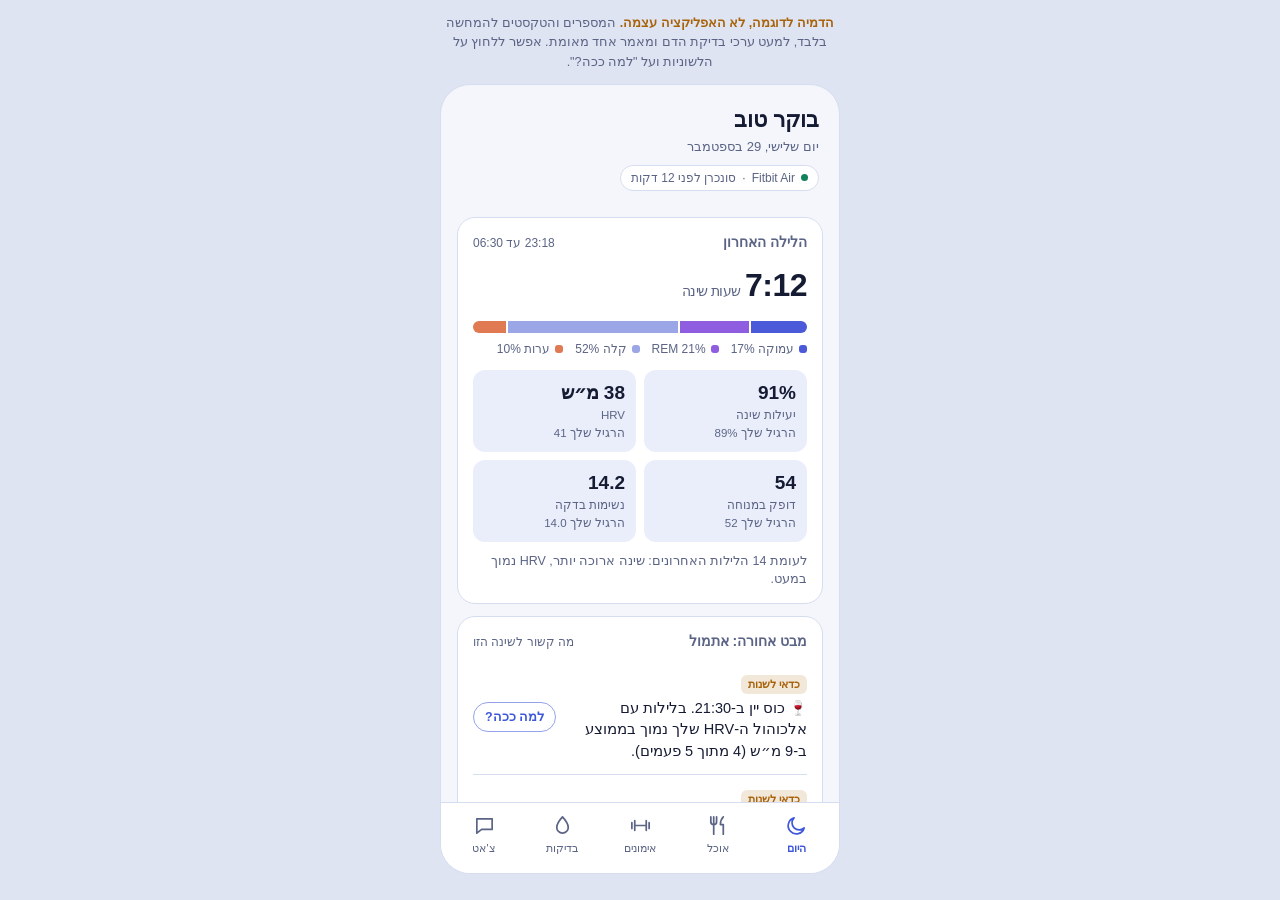
<file: design/mockup_v1.html>
<!doctype html>
<html lang="he" dir="rtl">
<head>
<meta charset="utf-8">
<meta name="viewport" content="width=device-width,initial-scale=1,viewport-fit=cover">
<title>מאמן שינה - הדמיה v1</title>
<style>
:root{
  --page:#080c18; --bg:#0e1424; --surface:#161d33; --surface2:#1e2747; --text:#e9ecf6; --muted:#9aa4c2; --line:#2a3357;
  --accent:#8ea2ff; --accent-ink:#0c1226; --good:#5fd3a5; --warn:#f5b560; --bad:#ff8b8b;
  --deep:#6f7cff; --light:#3c4a86; --rem:#b58cff; --awake:#ff9f7a;
}
@media (prefers-color-scheme: light){
  :root{ --page:#dfe4f2; --bg:#f4f6fc; --surface:#ffffff; --surface2:#eaeefb; --text:#151b33; --muted:#5b6485; --line:#d7ddf0;
    --accent:#3f57d9; --accent-ink:#ffffff; --good:#12805c; --warn:#a8630a; --bad:#c23b3b;
    --deep:#4b5ad8; --light:#9aa6e6; --rem:#8f5ee0; --awake:#e07a52; }
}
*{box-sizing:border-box;margin:0;padding:0}
html,body{height:100%}
body{background:var(--page);color:var(--text);font-family:-apple-system,BlinkMacSystemFont,"SF Hebrew","Noto Sans Hebrew","Segoe UI",Arial,sans-serif;line-height:1.5;-webkit-font-smoothing:antialiased}
.stage{min-height:100%;display:flex;flex-direction:column;align-items:center;gap:12px;padding:14px 12px 20px}
.banner{max-width:400px;width:100%;font-size:12.5px;color:var(--muted);text-align:center;line-height:1.55}
.banner b{color:var(--warn);font-weight:600}
.phone{position:relative;width:min(100%,400px);height:min(calc(100vh - 110px),800px);min-height:560px;background:var(--bg);border:1px solid var(--line);border-radius:30px;overflow:hidden;display:flex;flex-direction:column}
.top{padding:18px 20px 10px;flex:none}
.top h1{font-size:22px;font-weight:700;letter-spacing:-.2px}
.top .sub{font-size:13px;color:var(--muted);margin-top:1px}
.pill{display:inline-flex;align-items:center;gap:6px;margin-top:8px;font-size:12px;color:var(--muted);background:var(--surface);border:1px solid var(--line);border-radius:999px;padding:3px 10px}
.dot{width:7px;height:7px;border-radius:50%;background:var(--good)}
main{flex:1;overflow-y:auto;padding:4px 16px 18px}
.tab{display:none}.tab.active{display:block}
.card{background:var(--surface);border:1px solid var(--line);border-radius:18px;padding:14px 15px;margin-top:12px}
.card h2{font-size:14px;font-weight:600;color:var(--muted);display:flex;justify-content:space-between;align-items:baseline;margin-bottom:8px}
.card h2 small{font-weight:400;font-size:12px}
.big{font-size:32px;font-weight:700;letter-spacing:-.5px}
.big small{font-size:14px;font-weight:500;color:var(--muted);margin-inline-start:4px}
.stages{display:flex;height:12px;border-radius:7px;overflow:hidden;margin:12px 0 7px;gap:2px}
.stages i{display:block;height:100%}
.legend{display:flex;flex-wrap:wrap;gap:4px 12px;font-size:12px;color:var(--muted)}
.legend span::before{content:"";display:inline-block;width:8px;height:8px;border-radius:3px;background:var(--c);margin-inline-end:5px}
.tiles{display:grid;grid-template-columns:1fr 1fr;gap:8px;margin-top:12px}
.tile{background:var(--surface2);border-radius:12px;padding:9px 11px}
.tile b{display:block;font-size:19px;font-weight:650}
.tile span{font-size:11.5px;color:var(--muted)}
.note{font-size:12.5px;color:var(--muted);margin-top:10px}
.ins{display:flex;gap:10px;align-items:flex-start;padding:11px 0;border-top:1px solid var(--line)}
.ins:first-of-type{border-top:0}
.ins .body{flex:1}
.tag{display:inline-block;font-size:11px;font-weight:600;border-radius:6px;padding:1px 7px;margin-bottom:4px;color:var(--c);background:color-mix(in srgb,var(--c) 15%,transparent)}
.ins p{font-size:14.5px;line-height:1.5}
.why{flex:none;align-self:center;font:inherit;font-size:12.5px;font-weight:600;color:var(--accent);background:transparent;border:1px solid color-mix(in srgb,var(--accent) 55%,transparent);border-radius:999px;padding:5px 11px;cursor:pointer;white-space:nowrap}
.why:active{background:color-mix(in srgb,var(--accent) 18%,transparent)}
.why.solo{align-self:flex-start;margin-top:10px}
.focus h3{font-size:17px;font-weight:650;margin:2px 0 4px}
.dots{display:flex;gap:5px;margin:10px 0 0}
.dots i{width:100%;height:5px;border-radius:3px;background:var(--line)}
.dots i.on{background:var(--accent)}
.btn{display:flex;align-items:center;justify-content:center;gap:8px;width:100%;font:inherit;font-size:16px;font-weight:650;border:0;border-radius:14px;padding:13px;background:var(--accent);color:var(--accent-ink);cursor:pointer}
.chips{display:flex;flex-wrap:wrap;gap:7px;margin-top:11px}
.chip{font-size:13px;background:var(--surface2);border:1px solid var(--line);border-radius:999px;padding:5px 12px}
.row{padding:11px 0;border-top:1px solid var(--line)}
.row:first-of-type{border-top:0}
.row .t{font-size:12px;color:var(--muted)}
.row .n{font-size:15px;font-weight:600;margin:1px 0 5px}
.tags{display:flex;flex-wrap:wrap;gap:6px}
.tg{font-size:11.5px;color:var(--muted);background:var(--surface2);border-radius:6px;padding:1px 7px}
.tg.w{color:var(--warn);background:color-mix(in srgb,var(--warn) 14%,transparent)}
.lab{display:flex;justify-content:space-between;align-items:baseline;padding:9px 0;border-top:1px solid var(--line);font-size:14.5px}
.lab:first-of-type{border-top:0}
.lab b{font-weight:650;direction:ltr;unicode-bidi:isolate}.lab.hi b{color:var(--warn)}
.tile em{display:block;font-style:normal;font-size:11.5px;color:var(--muted);margin-top:1px}
.tile span{display:block}
.lab small{display:block;font-size:11.5px;color:var(--muted);font-weight:400}
.chat{display:flex;flex-direction:column;gap:9px;margin-top:12px}
.msg{max-width:88%;border-radius:16px;padding:10px 13px;font-size:14.5px;line-height:1.55}
.me{align-self:flex-start;background:var(--accent);color:var(--accent-ink);border-end-start-radius:4px}
.bot{align-self:flex-end;background:var(--surface);border:1px solid var(--line);border-end-end-radius:4px}
.tool{font-size:11.5px;color:var(--muted);margin-top:6px}
.input{display:flex;gap:8px;margin-top:12px}
.input div{flex:1;background:var(--surface);border:1px solid var(--line);border-radius:999px;padding:10px 15px;font-size:14px;color:var(--muted)}
.tabs{flex:none;display:grid;grid-template-columns:repeat(5,1fr);border-top:1px solid var(--line);background:var(--surface);padding:6px 4px 12px}
.tabs button{font:inherit;font-size:11px;color:var(--muted);background:none;border:0;display:flex;flex-direction:column;align-items:center;gap:3px;padding:5px 0;cursor:pointer}
.tabs button.active{color:var(--accent);font-weight:650}
.tabs svg{width:23px;height:23px;fill:none;stroke:currentColor;stroke-width:1.8;stroke-linecap:round;stroke-linejoin:round}
.backdrop{position:absolute;inset:0;background:rgba(3,6,16,.55);opacity:0;pointer-events:none;transition:opacity .2s}
.backdrop.on{opacity:1;pointer-events:auto}
.sheet{position:absolute;inset-inline:0;bottom:0;max-height:88%;overflow-y:auto;background:var(--bg);border-top:1px solid var(--line);border-radius:24px 24px 0 0;padding:10px 18px 24px;transform:translateY(102%);transition:transform .26s cubic-bezier(.2,.8,.2,1)}
.sheet.on{transform:none}
.grab{width:40px;height:4px;border-radius:2px;background:var(--line);margin:0 auto 12px}
.sheet h3{font-size:19px;font-weight:700;line-height:1.3;margin-bottom:6px}
.sheet h4{font-size:12.5px;font-weight:650;color:var(--muted);margin:16px 0 6px;letter-spacing:.2px}
.sheet p{font-size:14.5px;line-height:1.6}
.str{display:inline-flex;align-items:center;gap:6px;font-size:13px;font-weight:650;color:var(--good)}
.str::before{content:"";width:9px;height:9px;border-radius:50%;background:currentColor}
.str.mid{color:var(--warn)}
.src{display:block;text-decoration:none;color:inherit;background:var(--surface);border:1px solid var(--line);border-radius:13px;padding:10px 12px;margin-bottom:7px}
.src b{display:block;font-size:14px;font-weight:600;line-height:1.4}
.src span{font-size:12px;color:var(--muted)}
.src.ph{border-style:dashed;background:transparent;color:var(--muted);font-size:13px}
.vid{display:flex;gap:11px;align-items:center}
.play{flex:none;width:52px;height:38px;border-radius:9px;background:var(--surface2);display:grid;place-items:center;color:var(--accent)}
.play svg{width:18px;height:18px;fill:currentColor}
.lang{font-size:10.5px;font-weight:700;border:1px solid var(--line);border-radius:5px;padding:0 5px;margin-inline-start:6px;color:var(--muted)}
.foot{font-size:11.5px;color:var(--muted);margin-top:16px;line-height:1.55}
.close{display:block;width:100%;margin-top:16px;font:inherit;font-size:14.5px;font-weight:600;color:var(--text);background:var(--surface);border:1px solid var(--line);border-radius:13px;padding:11px;cursor:pointer}
@media (max-width:430px){.stage{padding:0}.banner{padding:10px 14px 4px}.phone{width:100%;border-radius:0;border-inline:0;height:calc(100vh - 92px)}}
</style>
</head>
<body>
<div class="stage">
  <div class="banner"><b>הדמיה לדוגמה, לא האפליקציה עצמה.</b> המספרים והטקסטים להמחשה בלבד, למעט ערכי בדיקת הדם ומאמר אחד מאומת. אפשר ללחוץ על הלשוניות ועל "למה ככה?".</div>

  <div class="phone" id="phone">
    <header class="top">
      <h1 id="ttl">בוקר טוב</h1>
      <div class="sub" id="sub">יום שלישי, 29 בספטמבר</div>
      <div class="pill" id="pill"><span class="dot"></span><bdi>Fitbit Air</bdi><span>·</span><span>סונכרן לפני 12 דקות</span></div>
    </header>

    <main>
      <!-- היום -->
      <section class="tab active" id="tab-today">
        <div class="card">
          <h2>הלילה האחרון <small>23:18 עד 06:30</small></h2>
          <div class="big">7:12<small>שעות שינה</small></div>
          <div class="stages" aria-hidden="true">
            <i style="width:17%;background:var(--deep)"></i><i style="width:21%;background:var(--rem)"></i><i style="width:52%;background:var(--light)"></i><i style="width:10%;background:var(--awake)"></i>
          </div>
          <div class="legend"><span style="--c:var(--deep)">עמוקה 17%</span><span style="--c:var(--rem)">REM 21%</span><span style="--c:var(--light)">קלה 52%</span><span style="--c:var(--awake)">ערות 10%</span></div>
          <div class="tiles">
            <div class="tile"><b>91%</b><span>יעילות שינה</span><em>הרגיל שלך 89%</em></div>
            <div class="tile"><b>38 מ״ש</b><span>HRV</span><em>הרגיל שלך 41</em></div>
            <div class="tile"><b>54</b><span>דופק במנוחה</span><em>הרגיל שלך 52</em></div>
            <div class="tile"><b>14.2</b><span>נשימות בדקה</span><em>הרגיל שלך 14.0</em></div>
          </div>
          <p class="note">לעומת 14 הלילות האחרונים: שינה ארוכה יותר, HRV נמוך במעט.</p>
        </div>

        <div class="card">
          <h2>מבט אחורה: אתמול <small>מה קשור לשינה הזו</small></h2>
          <div class="ins">
            <div class="body"><span class="tag" style="--c:var(--warn)">כדאי לשנות</span><p>🍷 כוס יין ב-21:30. בלילות עם אלכוהול ה-HRV שלך נמוך בממוצע ב-9 מ״ש (4 מתוך 5 פעמים).</p></div>
            <button class="why" data-why="alcohol">למה ככה?</button>
          </div>
          <div class="ins">
            <div class="body"><span class="tag" style="--c:var(--warn)">כדאי לשנות</span><p>☕ קפה אחרון ב-16:10, שבע שעות לפני ההירדמות.</p></div>
            <button class="why" data-why="caffeine">למה ככה?</button>
          </div>
          <div class="ins">
            <div class="body"><span class="tag" style="--c:var(--good)">עובד טוב</span><p>🚶 הליכה של 15 דקות אחרי ארוחת הערב. שווה להמשיך.</p></div>
            <button class="why" data-why="walk">למה ככה?</button>
          </div>
        </div>

        <div class="card focus">
          <h2>מבט קדימה: הלילה <small>שינוי אחד בכל פעם</small></h2>
          <span class="tag" style="--c:var(--accent)">המיקוד של השבוע</span>
          <h3>ארוחת ערב שמסתיימת עד 20:30</h3>
          <p class="note" style="margin-top:0">בשבועיים האחרונים 6 ארוחות ערב הסתיימו אחרי 21:30. ננסה 10 לילות ונבדוק אם משהו משתנה.</p>
          <div class="dots"><i class="on"></i><i class="on"></i><i class="on"></i><i></i><i></i><i></i><i></i><i></i><i></i><i></i></div>
          <p class="note">לילה 3 מתוך 10</p>
          <button class="why solo" data-why="dinner">למה ככה?</button>
        </div>
      </section>

      <!-- אוכל -->
      <section class="tab" id="tab-food">
        <div class="card">
          <button class="btn"><svg width="22" height="22" viewBox="0 0 24 24" fill="none" stroke="currentColor" stroke-width="1.9" stroke-linecap="round" stroke-linejoin="round"><path d="M4 8h3l2-3h6l2 3h3v11H4z"/><circle cx="12" cy="13" r="3.5"/></svg>צילום ארוחה</button>
          <div class="chips"><span class="chip">☕ קפה</span><span class="chip">🍷 אלכוהול</span><span class="chip">🫖 תה</span><span class="chip">🍪 נשנוש</span><span class="chip">או תיאור בכתב</span></div>
        </div>
        <div class="card">
          <h2>היום <small>4 רישומים</small></h2>
          <div class="row"><div class="t">08:10 · ארוחת בוקר</div><div class="n">שקשוקה ולחם מלא</div><div class="tags"><span class="tg">480 קק״ל</span><span class="tg">חלבון 28 גר׳</span><span class="tg">סיבים 7 גר׳</span></div></div>
          <div class="row"><div class="t">13:20 · צהריים</div><div class="n">עוף, אורז וסלט</div><div class="tags"><span class="tg">720 קק״ל</span><span class="tg">חלבון 46 גר׳</span></div></div>
          <div class="row"><div class="t">16:10 · קפה</div><div class="n">קפה הפוך</div><div class="tags"><span class="tg w">קפאין כ-80 מ״ג</span></div></div>
          <div class="row"><div class="t">20:45 · ארוחת ערב</div><div class="n">פסטה ברוטב שמנת</div><div class="tags"><span class="tg">850 קק״ל</span><span class="tg">פחמימות 96 גר׳</span><span class="tg w">מאוחרת: 2:35 שעות לפני שינה</span><span class="tg w">עומס גליקמי גבוה</span></div></div>
        </div>
      </section>

      <!-- אימונים -->
      <section class="tab" id="tab-train">
        <div class="card"><button class="btn">אימון חדש</button>
          <p class="note">שעת האימון ועוצמתו נכנסות לניתוח השינה.</p></div>
        <div class="card">
          <h2>אחרונים</h2>
          <div class="row"><div class="t">אתמול · 18:30</div><div class="n">משקולות · 55 דק׳</div><div class="tags"><span class="tg">מאמץ 7 מתוך 10</span></div></div>
          <div class="row"><div class="t">לפני יומיים · 07:00</div><div class="n">ריצה קלה · 40 דק׳</div><div class="tags"><span class="tg">מאמץ 5 מתוך 10</span></div></div>
          <div class="row"><div class="t">לפני 3 ימים · 20:45</div><div class="n">משקולות · 60 דק׳</div><div class="tags"><span class="tg">מאמץ 8 מתוך 10</span><span class="tg w">הסתיים אחרי 21:45</span></div></div>
        </div>
      </section>

      <!-- בדיקות -->
      <section class="tab" id="tab-labs">
        <div class="card">
          <h2>בדיקת הדם האחרונה <small>30.11.2025 · מכבי</small></h2>
          <p class="note" style="margin-top:0">בעוד כחודשיים תימלא שנה. שווה לתאם בדיקה חוזרת עם הרופא.ה.</p>
          <button class="why solo" data-why="recheck">למה ככה?</button>
        </div>
        <div class="card">
          <h2>ערכים עיקריים <small>לפי טווחי המעבדה</small></h2>
          <div class="lab hi"><span>HbA1c<small>טווח המעבדה: עד 5.6</small></span><b>6.1%</b></div>
          <div class="lab hi"><span>גלוקוז<small>טווח המעבדה: 70 עד 100</small></span><b>102 mg/dL</b></div>
          <div class="lab"><span>LDL<small>היעד האישי נקבע עם הרופא.ה</small></span><b>85 mg/dL</b></div>
          <div class="lab"><span>HDL<small>מעל 40</small></span><b>42 mg/dL</b></div>
          <div class="lab"><span>טריגליצרידים<small>עד 150</small></span><b>110 mg/dL</b></div>
          <div class="lab"><span>ALT<small>עד 37</small></span><b>13 U/L</b></div>
        </div>
        <div class="card">
          <h2>לא נבדק בפאנל הזה</h2>
          <div class="chips" style="margin-top:0"><span class="chip">פריטין</span><span class="chip">TSH</span><span class="chip">ויטמין D</span><span class="chip">B12</span><span class="chip">ApoB</span><span class="chip">CK</span></div>
          <p class="note">חלק מהם קשורים לשינה ולהתאוששות. אפשר לשאול את הרופא.ה אם שווה לבדוק.</p>
          <button class="why solo" data-why="ferritin">למה ככה?</button>
        </div>
      </section>

      <!-- צ'אט -->
      <section class="tab" id="tab-chat">
        <div class="chat">
          <div class="msg me">למה ה-HRV שלי ירד אתמול?</div>
          <div class="msg bot">לפי הנתונים, ביום שלפני היה יין ב-21:30 וארוחה מאוחרת. שני הגורמים האלה הופיעו גם לפני ירידות קודמות אצלך. אפשר לבדוק את זה בשלושת הלילות הקרובים בלי לשנות שום דבר אחר.
            <div class="tool">שלפתי: 14 לילות · 9 ארוחות · 4 אימונים</div>
            <button class="why solo" style="margin-top:8px" data-why="alcohol">למה ככה?</button>
          </div>
        </div>
        <div class="input"><div>שאלה על השינה, התזונה או הבדיקות</div></div>
        <p class="note" style="text-align:center">הצ'אט מופעל על ידי Gemini</p>
      </section>
    </main>

    <nav class="tabs" id="tabs">
      <button class="active" data-tab="today"><svg viewBox="0 0 24 24"><path d="M20 14.5A8.5 8.5 0 1 1 9.5 4a7 7 0 0 0 10.5 10.5z"/></svg>היום</button>
      <button data-tab="food"><svg viewBox="0 0 24 24"><path d="M7 3v8M4 3v5a3 3 0 0 0 6 0V3M7 11v10M17 3c-2 2-3 5-3 8h3v10"/></svg>אוכל</button>
      <button data-tab="train"><svg viewBox="0 0 24 24"><path d="M6 7v10M3 9v6M18 7v10M21 9v6M6 12h12"/></svg>אימונים</button>
      <button data-tab="labs"><svg viewBox="0 0 24 24"><path d="M12 3s6 6.5 6 11a6 6 0 0 1-12 0c0-4.5 6-11 6-11z"/></svg>בדיקות</button>
      <button data-tab="chat"><svg viewBox="0 0 24 24"><path d="M4 5h16v11H9l-5 4z"/></svg>צ'אט</button>
    </nav>

    <div class="backdrop" id="backdrop"></div>
    <aside class="sheet" id="sheet" role="dialog" aria-modal="true" aria-label="למה ככה?"></aside>
  </div>
</div>

<script>
const WHY = {
  caffeine: {
    title: 'למה קפה אחר הצהריים משפיע על השינה?',
    short: 'לקפאין זמן מחצית חיים של כמה שעות, ולכן קפה אחר הצהריים עדיין פעיל בגוף בשעת השינה. במחקר מבוקר נמצא שקפאין שנצרך שש שעות לפני השינה עדיין פגע בה. הרגישות שונה מאדם לאדם, ולכן הסף המדויק שלך הוא ניסוי אישי.',
    strength: ['חזק', 'ניסויים מבוקרים וסקירות שיטתיות (הניסוח הסופי ייגזר מהמחקר המאומת)'],
    data: ['קפה אחרון 16:10', 'הירדמות 23:20', 'פער של 7:10 שעות'],
    papers: [{ t: 'Caffeine Effects on Sleep Taken 0, 3, or 6 Hours before Going to Bed', m: 'Journal of Clinical Sleep Medicine · 2013 · ניסוי מבוקר', u: 'https://doi.org/10.5664/jcsm.3170' }],
    videos: []
  },
  alcohol: {
    title: 'למה אלכוהול בערב פוגע ב-HRV ובשינה?',
    short: 'אלכוהול נוטה לקצר את שלב ה-REM בתחילת הלילה, להגביר התעוררויות בחציו השני ולהעלות את הדופק בשינה. גם כמות קטנה נראית במדדי ההתאוששות. הטקסט הזה הוא דוגמה, הנוסח הסופי ייגזר מהמחקר.',
    strength: ['חזק', 'מחקרי מעבדה ומחקרי מכשירים לבישים גדולים'],
    data: ['יין ב-21:30', 'HRV 38 מול הרגיל 41', '4 מתוך 5 לילות דומים'],
    papers: [], videos: []
  },
  walk: {
    title: 'למה הליכה קצרה אחרי ארוחה?',
    short: 'הליכה קלה אחרי ארוחה מורידה את שיא הסוכר בדם, במיוחד אחרי ארוחה עשירה בפחמימה. זה רלוונטי לטרום סוכרת, ולכן ההרגל הזה שווה להמשיך.',
    strength: ['בינוני עד חזק', 'ניסויים קצרי טווח וסקירה שיטתית'],
    data: ['הליכה של 15 דקות ב-21:05', 'ארוחה שהסתיימה ב-20:45'],
    papers: [], videos: []
  },
  dinner: {
    title: 'למה ארוחת ערב מוקדמת יותר?',
    short: 'ארוחה גדולה קרוב לשינה קשורה בחלק מהמחקרים לשינה מקוטעת יותר ולעלייה בדופק בלילה. הסף המדויק שונה בין אנשים, ולכן זה ניסוי אישי של 10 לילות ולא כלל קבוע.',
    strength: ['בינוני', 'ראיות מעורבות, בעיקר מחקרי תצפית וניסויים קטנים'],
    data: ['6 ארוחות ערב אחרי 21:30 בשבועיים האחרונים', 'הירדמות ממוצעת 23:20'],
    papers: [], videos: []
  },
  recheck: {
    title: 'למה לתאם בדיקה חוזרת?',
    short: 'בטרום סוכרת מקובל לעקוב אחרי HbA1c ואחרי הכולסטרול לפחות פעם בשנה. ההחלטה מתי ואילו בדיקות היא של הרופא.ה, וזו שאלה שכדאי לשאול ולא אבחנה.',
    strength: ['חזק', 'הנחיות מקצועיות (יאומת מול הנחיות ADA העדכניות)'],
    data: ['הבדיקה האחרונה: 30.11.2025', 'HbA1c 6.1%'],
    papers: [], videos: []
  },
  ferritin: {
    title: 'למה שווה לשאול על פריטין ועל בדיקות נוספות?',
    short: 'פריטין נמוך קשור ל"תסמונת רגליים חסרות מנוחה", שמקטעת שינה. יש בדוח סימנים קלים בתאי הדם האדומים (MCH ו-MCHC נמוכים במעט), ופריטין לא נבדק בפאנל. זו שאלה לרופא.ה ולא אבחנה.',
    strength: ['בינוני', 'הנחיות מקצועיות וסקירות (יאומת)'],
    data: ['MCH 26.8 (טווח 27 עד 35)', 'MCHC 31.3 (טווח 32 עד 36)', 'פריטין: לא נבדק'],
    papers: [], videos: []
  }
};

const $ = (s, r = document) => r.querySelector(s);
const sheet = $('#sheet'), backdrop = $('#backdrop');

function chipList(a){ return '<div class="chips" style="margin-top:0">' + a.map(x => '<span class="chip">' + x + '</span>').join('') + '</div>'; }

function openWhy(key){
  const w = WHY[key]; if(!w) return;
  const papers = w.papers.length
    ? w.papers.map(p => '<a class="src" href="' + p.u + '" target="_blank" rel="noopener"><b>' + p.t + '</b><span>' + p.m + '</span></a>').join('')
    : '<div class="src ph">כאן יופיעו מאמרים מאומתים: שם, כתב עת, שנה וסוג המחקר, עם קישור</div>';
  const videos = w.videos.length
    ? w.videos.map(v => '<a class="src vid" href="' + v.u + '" target="_blank" rel="noopener"><span class="play"><svg viewBox="0 0 24 24"><path d="M8 5v14l11-7z"/></svg></span><span><b>' + v.t + '<span class="lang">' + v.l + '</span></b><span>' + v.c + '</span></span></a>').join('')
    : '<div class="src ph">כאן יופיעו סרטוני הסבר מאומתים: ערוץ, כותרת ושפה</div>';
  sheet.innerHTML =
    '<div class="grab"></div><h3>' + w.title + '</h3>' +
    '<h4>ההסבר בקצרה</h4><p>' + w.short + '</p>' +
    '<h4>עד כמה הראיות חזקות</h4><div class="str' + (w.strength[0].indexOf('חזק') === 0 ? '' : ' mid') + '">' + w.strength[0] + '</div><p class="foot" style="margin-top:4px">' + w.strength[1] + '</p>' +
    '<h4>מה בנתונים שלך הוביל לזה</h4>' + chipList(w.data) +
    '<h4>מחקרים</h4>' + papers +
    '<h4>סרטוני הסבר</h4>' + videos +
    '<p class="foot">המידע כללי ואינו תחליף לייעוץ רפואי. אין לשנות תרופות בלי להתייעץ עם רופא.ה.</p>' +
    '<button class="close" id="closeWhy">סגירה</button>';
  sheet.scrollTop = 0;
  sheet.classList.add('on'); backdrop.classList.add('on');
  $('#closeWhy').addEventListener('click', closeWhy);
}
function closeWhy(){ sheet.classList.remove('on'); backdrop.classList.remove('on'); }
backdrop.addEventListener('click', closeWhy);
document.addEventListener('keydown', e => { if(e.key === 'Escape') closeWhy(); });
document.addEventListener('click', e => { const b = e.target.closest('.why'); if(b) openWhy(b.dataset.why); });

const HEAD = {
  today: ['בוקר טוב', 'יום שלישי, 29 בספטמבר', true],
  food:  ['יומן אוכל', 'צילום, תיאור או רישום מהיר', false],
  train: ['יומן אימונים', 'שעה, משך ומאמץ', false],
  labs:  ['בדיקות דם', 'מה יש במסמכים ומה חסר', false],
  chat:  ['צ׳אט', 'שיחה על הנתונים האישיים', false]
};
$('#tabs').addEventListener('click', e => {
  const b = e.target.closest('button'); if(!b) return;
  const k = b.dataset.tab, h = HEAD[k];
  document.querySelectorAll('.tabs button').forEach(x => x.classList.toggle('active', x === b));
  document.querySelectorAll('.tab').forEach(x => x.classList.toggle('active', x.id === 'tab-' + k));
  $('#ttl').textContent = h[0]; $('#sub').textContent = h[1]; $('#pill').style.display = h[2] ? '' : 'none';
  $('main').scrollTop = 0;
});
</script>
</body>
</html>
</file>
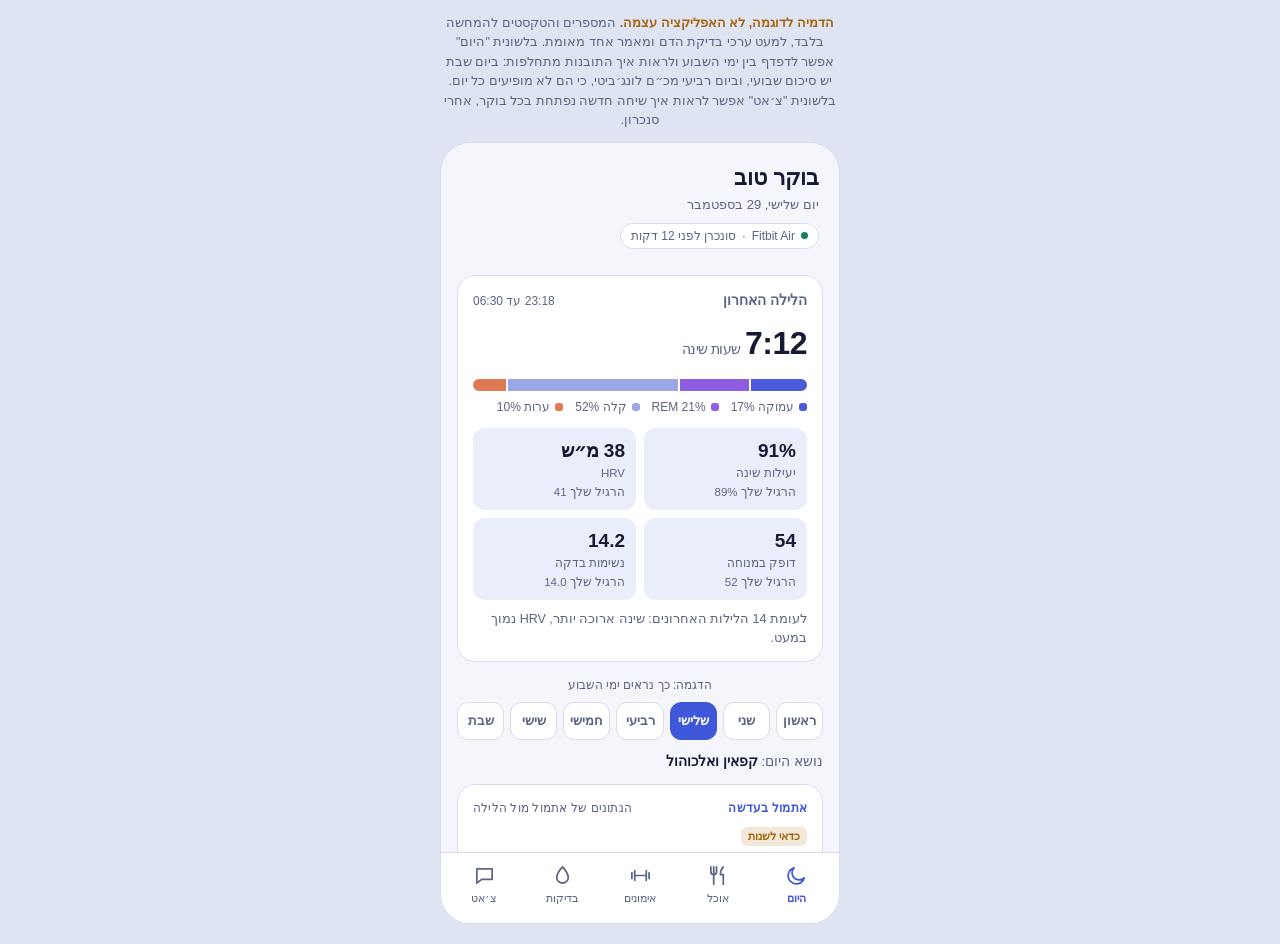
<file: design/mockup_v2.html>
<!doctype html>
<html lang="he" dir="rtl">
<head>
<meta charset="utf-8">
<meta name="viewport" content="width=device-width,initial-scale=1,viewport-fit=cover">
<title>מאמן שינה - הדמיה v2</title>
<style>
:root{
  --page:#080c18; --bg:#0e1424; --surface:#161d33; --surface2:#1e2747; --text:#e9ecf6; --muted:#9aa4c2; --line:#2a3357;
  --accent:#8ea2ff; --accent-ink:#0c1226; --good:#5fd3a5; --warn:#f5b560; --bad:#ff8b8b;
  --deep:#6f7cff; --light:#3c4a86; --rem:#b58cff; --awake:#ff9f7a;
}
@media (prefers-color-scheme: light){
  :root{ --page:#dfe4f2; --bg:#f4f6fc; --surface:#ffffff; --surface2:#eaeefb; --text:#151b33; --muted:#5b6485; --line:#d7ddf0;
    --accent:#3f57d9; --accent-ink:#ffffff; --good:#12805c; --warn:#a8630a; --bad:#c23b3b;
    --deep:#4b5ad8; --light:#9aa6e6; --rem:#8f5ee0; --awake:#e07a52; }
}
*{box-sizing:border-box;margin:0;padding:0}
html,body{height:100%}
body{background:var(--page);color:var(--text);font-family:-apple-system,BlinkMacSystemFont,"SF Hebrew","Noto Sans Hebrew","Segoe UI",Arial,sans-serif;line-height:1.5;-webkit-font-smoothing:antialiased}
.stage{min-height:100%;display:flex;flex-direction:column;align-items:center;gap:12px;padding:14px 12px 20px}
.banner{max-width:400px;width:100%;font-size:12.5px;color:var(--muted);text-align:center;line-height:1.55}
.banner b{color:var(--warn);font-weight:600}
.phone{position:relative;width:min(100%,400px);height:min(calc(100vh - 118px),800px);min-height:560px;background:var(--bg);border:1px solid var(--line);border-radius:30px;overflow:hidden;overflow:clip;display:flex;flex-direction:column}
.top{padding:18px 20px 10px;flex:none}
.top h1{font-size:22px;font-weight:700;letter-spacing:-.2px}
.top .sub{font-size:13px;color:var(--muted);margin-top:1px}
.pill{display:inline-flex;align-items:center;gap:6px;margin-top:8px;font-size:12px;color:var(--muted);background:var(--surface);border:1px solid var(--line);border-radius:999px;padding:3px 10px}
.dot{width:7px;height:7px;border-radius:50%;background:var(--good);flex:none}
main{flex:1;overflow-y:auto;padding:4px 16px 18px}
.tab{display:none}.tab.active{display:block}
.card{background:var(--surface);border:1px solid var(--line);border-radius:18px;padding:14px 15px;margin-top:12px}
.card h2{font-size:14px;font-weight:600;color:var(--muted);display:flex;justify-content:space-between;align-items:baseline;margin-bottom:8px}
.card h2 small{font-weight:400;font-size:12px}
.big{font-size:32px;font-weight:700;letter-spacing:-.5px}
.big small{font-size:14px;font-weight:500;color:var(--muted);margin-inline-start:4px}
.stages{display:flex;height:12px;border-radius:7px;overflow:hidden;margin:12px 0 7px;gap:2px}
.stages i{display:block;height:100%}
.legend{display:flex;flex-wrap:wrap;gap:4px 12px;font-size:12px;color:var(--muted)}
.legend span::before{content:"";display:inline-block;width:8px;height:8px;border-radius:3px;background:var(--c);margin-inline-end:5px}
.tiles{display:grid;grid-template-columns:1fr 1fr;gap:8px;margin-top:12px}
.tile{background:var(--surface2);border-radius:12px;padding:9px 11px}
.tile b{display:block;font-size:19px;font-weight:650}
.tile span{display:block;font-size:11.5px;color:var(--muted)}
.tile em{display:block;font-style:normal;font-size:11.5px;color:var(--muted);margin-top:1px}
.note{font-size:12.5px;color:var(--muted);margin-top:10px}
.demo{font-size:12px;color:var(--muted);text-align:center;margin-top:14px}
.daybar{display:flex;gap:6px;margin-top:8px}
.daybar button{flex:1;font:inherit;font-size:13px;font-weight:600;padding:8px 0;border-radius:11px;border:1px solid var(--line);background:var(--surface);color:var(--muted);cursor:pointer}
.daybar button.on{background:var(--accent);border-color:var(--accent);color:var(--accent-ink)}
.theme{margin-top:12px;font-size:13.5px;color:var(--muted)}
.theme b{color:var(--text);font-weight:650}
.lane{font-size:12px;font-weight:700;letter-spacing:.2px;margin-bottom:6px;display:flex;justify-content:space-between;align-items:baseline;color:var(--accent)}
.lane small{font-weight:500;color:var(--muted);font-size:11.5px}
.txt{font-size:14.5px;line-height:1.55}
.tag{display:inline-block;font-size:11px;font-weight:600;border-radius:6px;padding:1px 7px;margin-bottom:5px;color:var(--c);background:color-mix(in srgb,var(--c) 15%,transparent)}
.badges{display:flex;flex-wrap:wrap;gap:6px;margin-top:8px}
.badge{font-size:11px;color:var(--muted);border:1px solid var(--line);border-radius:6px;padding:0 6px}
.actions{display:flex;gap:8px;align-items:center;margin-top:10px;flex-wrap:wrap}
.why,.ghostbtn{font:inherit;font-size:12.5px;font-weight:600;border-radius:999px;padding:5px 11px;cursor:pointer;white-space:nowrap;background:transparent}
.why{color:var(--accent);border:1px solid color-mix(in srgb,var(--accent) 55%,transparent)}
.why:active{background:color-mix(in srgb,var(--accent) 18%,transparent)}
.ghostbtn{color:var(--muted);border:1px solid var(--line)}
.fb{display:flex;gap:4px;margin-top:10px;padding-top:8px;border-top:1px dashed var(--line)}
.fb button{font:inherit;font-size:12px;color:var(--muted);background:none;border:0;padding:3px 8px;cursor:pointer;border-radius:8px}
.fb button:active{background:var(--surface2)}
.src{display:block;text-decoration:none;color:inherit;background:var(--surface2);border:1px solid var(--line);border-radius:13px;padding:9px 11px;margin-top:9px}
.src b{display:block;font-size:13.5px;font-weight:600;line-height:1.4}
.src span{font-size:12px;color:var(--muted)}
.src.ph{border-style:dashed;background:transparent;color:var(--muted);font-size:12.5px}
.focus h3{font-size:17px;font-weight:650;margin:2px 0 4px}
.dots{display:flex;gap:5px;margin:10px 0 0}
.dots i{width:100%;height:5px;border-radius:3px;background:var(--line)}
.dots i.on{background:var(--accent)}
.lib{display:flex;justify-content:space-between;align-items:center;margin-top:12px;padding:12px 15px;border:1px dashed var(--line);border-radius:16px;font-size:13.5px;color:var(--muted)}
.lib b{color:var(--text);font-weight:600}
.btn{display:flex;align-items:center;justify-content:center;gap:8px;width:100%;font:inherit;font-size:16px;font-weight:650;border:0;border-radius:14px;padding:13px;background:var(--accent);color:var(--accent-ink);cursor:pointer}
.chips{display:flex;flex-wrap:wrap;gap:7px;margin-top:11px}
.chip{font-size:13px;background:var(--surface2);border:1px solid var(--line);border-radius:999px;padding:5px 12px}
.row{padding:11px 0;border-top:1px solid var(--line)}
.row:first-of-type{border-top:0}
.row .t{font-size:12px;color:var(--muted)}
.row .n{font-size:15px;font-weight:600;margin:1px 0 5px}
.tags{display:flex;flex-wrap:wrap;gap:6px}
.tg{font-size:11.5px;color:var(--muted);background:var(--surface2);border-radius:6px;padding:1px 7px}
.tg.w{color:var(--warn);background:color-mix(in srgb,var(--warn) 14%,transparent)}
.lab{display:flex;justify-content:space-between;align-items:baseline;padding:9px 0;border-top:1px solid var(--line);font-size:14.5px}
.lab:first-of-type{border-top:0}
.lab b{font-weight:650;direction:ltr;unicode-bidi:isolate}.lab.hi b{color:var(--warn)}
.lab small{display:block;font-size:11.5px;color:var(--muted);font-weight:400}
.chathead{display:flex;justify-content:space-between;align-items:center;margin-top:8px}
.chathead b{display:block;font-size:16px}
.chathead span{font-size:12.5px;color:var(--muted)}
.fresh{display:none;margin-top:12px;background:var(--surface);border:1px solid var(--line);border-radius:14px;padding:10px 12px;font-size:13px;color:var(--muted)}
.fresh.on{display:block}
.st{display:flex;align-items:center;gap:9px;padding:3px 0}
.st i{width:14px;height:14px;border-radius:50%;border:2px solid var(--line);flex:none}
.st.run{color:var(--text)}
.st.run i{border-color:var(--accent);border-top-color:transparent;animation:spin .8s linear infinite}
.st.ok i{background:var(--good);border-color:var(--good)}
.st.warn i{background:var(--warn);border-color:var(--warn)}
.st.warn{color:var(--text)}
@keyframes spin{to{transform:rotate(360deg)}}
.asof{display:flex;align-items:center;gap:8px;font-size:12.5px;color:var(--muted)}
.warnbox{margin-top:8px;padding:10px 12px;border-radius:12px;background:color-mix(in srgb,var(--warn) 13%,transparent);font-size:13px;color:var(--text);line-height:1.5}
.chat{display:flex;flex-direction:column;gap:9px;margin-top:12px}
.msg{max-width:90%;border-radius:16px;padding:10px 13px;font-size:14.5px;line-height:1.55;animation:pop .25s ease}
@keyframes pop{from{opacity:0;transform:translateY(6px)}to{opacity:1;transform:none}}
.me{align-self:flex-start;background:var(--accent);color:var(--accent-ink);border-end-start-radius:4px}
.bot{align-self:flex-end;background:var(--surface);border:1px solid var(--line);border-end-end-radius:4px}
.tool{font-size:11.5px;color:var(--muted);margin-top:6px}
.qr{display:flex;flex-wrap:wrap;gap:7px;margin-top:10px}
.qr button{font:inherit;font-size:13px;color:var(--accent);background:transparent;border:1px solid color-mix(in srgb,var(--accent) 45%,transparent);border-radius:999px;padding:5px 12px;cursor:pointer}
.input{display:flex;gap:8px;margin-top:12px}
.input div{flex:1;background:var(--surface);border:1px solid var(--line);border-radius:999px;padding:10px 15px;font-size:14px;color:var(--muted)}
.tabs{flex:none;display:grid;grid-template-columns:repeat(5,1fr);border-top:1px solid var(--line);background:var(--surface);padding:6px 4px 12px}
.tabs button{font:inherit;font-size:11px;color:var(--muted);background:none;border:0;display:flex;flex-direction:column;align-items:center;gap:3px;padding:5px 0;cursor:pointer}
.tabs button.active{color:var(--accent);font-weight:650}
.tabs svg{width:23px;height:23px;fill:none;stroke:currentColor;stroke-width:1.8;stroke-linecap:round;stroke-linejoin:round}
.backdrop{position:absolute;inset:0;background:rgba(3,6,16,.55);opacity:0;pointer-events:none;transition:opacity .2s}
.backdrop.on{opacity:1;pointer-events:auto}
.sheet{position:absolute;inset-inline:0;bottom:0;max-height:88%;overflow-y:auto;background:var(--bg);border-top:1px solid var(--line);border-radius:24px 24px 0 0;padding:10px 18px 24px;transform:translateY(102%);transition:transform .26s cubic-bezier(.2,.8,.2,1)}
.sheet.on{transform:none}
.grab{width:40px;height:4px;border-radius:2px;background:var(--line);margin:0 auto 12px}
.sheet h3{font-size:19px;font-weight:700;line-height:1.3;margin-bottom:6px}
.sheet h4{font-size:12.5px;font-weight:650;color:var(--muted);margin:16px 0 6px;letter-spacing:.2px}
.sheet p{font-size:14.5px;line-height:1.6}
.str{display:inline-flex;align-items:center;gap:6px;font-size:13px;font-weight:650;color:var(--good)}
.str::before{content:"";width:9px;height:9px;border-radius:50%;background:currentColor}
.str.mid{color:var(--warn)}
.str.neutral{color:var(--accent)}
button.chip{font:inherit;font-size:13px;color:var(--text);cursor:pointer}
button.chip:active{background:color-mix(in srgb,var(--accent) 22%,transparent)}
.ssrc{display:block;text-decoration:none;color:inherit;background:var(--surface);border:1px solid var(--line);border-radius:13px;padding:10px 12px;margin-bottom:7px}
.ssrc b{display:block;font-size:14px;font-weight:600;line-height:1.4}
.ssrc span{font-size:12px;color:var(--muted)}
.ssrc.ph{border-style:dashed;background:transparent;color:var(--muted);font-size:13px}
.foot{font-size:11.5px;color:var(--muted);margin-top:16px;line-height:1.55}
.close{display:block;width:100%;margin-top:16px;font:inherit;font-size:14.5px;font-weight:600;color:var(--text);background:var(--surface);border:1px solid var(--line);border-radius:13px;padding:11px;cursor:pointer}
.hist{display:block;width:100%;text-align:start;font:inherit;background:var(--surface);border:1px solid var(--line);border-radius:13px;padding:10px 12px;margin-bottom:7px;color:var(--text);cursor:pointer}
.hist b{display:block;font-size:14px}.hist span{font-size:12px;color:var(--muted)}
.toast{position:absolute;inset-inline:18px;bottom:84px;z-index:6;background:var(--surface2);border:1px solid var(--line);border-radius:12px;padding:10px 14px;font-size:13.5px;text-align:center;opacity:0;pointer-events:none;transition:opacity .2s}
.toast.on{opacity:1}
@media (max-width:430px){.stage{padding:0}.banner{padding:10px 14px 4px}.phone{width:100%;border-radius:0;border-inline:0;height:calc(100vh - 100px)}}
</style>
</head>
<body>
<div class="stage">
  <div class="banner"><b>הדמיה לדוגמה, לא האפליקציה עצמה.</b> המספרים והטקסטים להמחשה בלבד, למעט ערכי בדיקת הדם ומאמר אחד מאומת. בלשונית "היום" אפשר לדפדף בין ימי השבוע ולראות איך התובנות מתחלפות: ביום שבת יש סיכום שבועי, וביום רביעי מכ״ם לונג׳ביטי, כי הם לא מופיעים כל יום. בלשונית "צ׳אט" אפשר לראות איך שיחה חדשה נפתחת בכל בוקר, אחרי סנכרון.</div>

  <div class="phone" id="phone">
    <header class="top">
      <h1 id="ttl">בוקר טוב</h1>
      <div class="sub" id="sub">יום שלישי, 29 בספטמבר</div>
      <div class="pill" id="pill"><span class="dot"></span><bdi>Fitbit Air</bdi><span>·</span><span>סונכרן לפני 12 דקות</span></div>
    </header>

    <main>
      <!-- היום -->
      <section class="tab active" id="tab-today">
        <div class="card" id="night"></div>

        <div class="demo">הדגמה: כך נראים ימי השבוע</div>
        <div class="daybar" id="daybar"></div>
        <div class="theme" id="theme"></div>

        <div id="stack"></div>

        <div class="card focus">
          <h2>המיקוד של השבוע <small>נשאר יציב, כדי שהניסוי יהיה תקף</small></h2>
          <span class="tag" style="--c:var(--accent)">שינוי אחד בכל פעם</span>
          <h3>ארוחת ערב שמסתיימת עד 20:30</h3>
          <p class="note" style="margin-top:0">בשבועיים האחרונים 6 ארוחות ערב הסתיימו אחרי 21:30. ננסה 10 לילות ונבדוק אם משהו משתנה.</p>
          <div class="dots" id="dots"></div>
          <p class="note" id="dotsNote"></p>
          <div class="actions"><button class="why" data-topic="dinner">למה ככה?</button></div>
        </div>

        <div class="lib"><span><b>ספריית ההסברים</b> · 31 נושאים · 9 נקראו</span><span>←</span></div>
      </section>

      <!-- אוכל -->
      <section class="tab" id="tab-food">
        <div class="card">
          <button class="btn"><svg width="22" height="22" viewBox="0 0 24 24" fill="none" stroke="currentColor" stroke-width="1.9" stroke-linecap="round" stroke-linejoin="round"><path d="M4 8h3l2-3h6l2 3h3v11H4z"/><circle cx="12" cy="13" r="3.5"/></svg>צילום ארוחה</button>
          <div class="chips"><span class="chip">☕ קפה</span><span class="chip">🍷 אלכוהול</span><span class="chip">🫖 תה</span><span class="chip">🍪 נשנוש</span><span class="chip">או תיאור בכתב</span></div>
        </div>
        <div class="card">
          <h2>היום <small>4 רישומים</small></h2>
          <div class="row"><div class="t">08:10 · ארוחת בוקר</div><div class="n">שקשוקה ולחם מלא</div><div class="tags"><span class="tg">480 קק״ל</span><span class="tg">חלבון 28 גר׳</span><span class="tg">סיבים 7 גר׳</span></div></div>
          <div class="row"><div class="t">13:20 · צהריים</div><div class="n">עוף, אורז וסלט</div><div class="tags"><span class="tg">720 קק״ל</span><span class="tg">חלבון 46 גר׳</span></div></div>
          <div class="row"><div class="t">16:10 · קפה</div><div class="n">קפה הפוך</div><div class="tags"><span class="tg w">קפאין כ-80 מ״ג</span></div></div>
          <div class="row"><div class="t">20:45 · ארוחת ערב</div><div class="n">פסטה ברוטב שמנת</div><div class="tags"><span class="tg">850 קק״ל</span><span class="tg">פחמימות 96 גר׳</span><span class="tg w">מאוחרת: 2:35 שעות לפני שינה</span><span class="tg w">עומס גליקמי גבוה</span></div></div>
        </div>
      </section>

      <!-- אימונים -->
      <section class="tab" id="tab-train">
        <div class="card"><button class="btn">אימון חדש</button>
          <p class="note">שעת האימון ועוצמתו נכנסות לניתוח השינה.</p></div>
        <div class="card">
          <h2>אחרונים</h2>
          <div class="row"><div class="t">אתמול · 18:30</div><div class="n">משקולות · 55 דק׳</div><div class="tags"><span class="tg">מאמץ 7 מתוך 10</span></div></div>
          <div class="row"><div class="t">לפני יומיים · 07:00</div><div class="n">ריצה קלה · 40 דק׳</div><div class="tags"><span class="tg">מאמץ 5 מתוך 10</span></div></div>
          <div class="row"><div class="t">לפני 3 ימים · 20:45</div><div class="n">משקולות · 60 דק׳</div><div class="tags"><span class="tg">מאמץ 8 מתוך 10</span><span class="tg w">הסתיים אחרי 21:45</span></div></div>
        </div>
      </section>

      <!-- בדיקות -->
      <section class="tab" id="tab-labs">
        <div class="card">
          <h2>בדיקת הדם האחרונה <small>30.11.2025 · מכבי</small></h2>
          <p class="note" style="margin-top:0">בעוד כחודשיים תימלא שנה. שווה לתאם בדיקה חוזרת עם הרופא.ה.</p>
          <div class="actions"><button class="why" data-topic="recheck">למה ככה?</button></div>
        </div>
        <div class="card">
          <h2>ערכים עיקריים <small>לפי טווחי המעבדה</small></h2>
          <div class="lab hi"><span>HbA1c<small>טווח המעבדה: עד 5.6</small></span><b>6.1%</b></div>
          <div class="lab hi"><span>גלוקוז<small>טווח המעבדה: 70 עד 100</small></span><b>102 mg/dL</b></div>
          <div class="lab"><span>LDL<small>היעד האישי נקבע עם הרופא.ה</small></span><b>85 mg/dL</b></div>
          <div class="lab"><span>HDL<small>מעל 40</small></span><b>42 mg/dL</b></div>
          <div class="lab"><span>טריגליצרידים<small>עד 150</small></span><b>110 mg/dL</b></div>
          <div class="lab"><span>ALT<small>עד 37</small></span><b>13 U/L</b></div>
        </div>
        <div class="card">
          <h2>לא נבדק בפאנל הזה</h2>
          <div class="chips" style="margin-top:0"><span class="chip">פריטין</span><span class="chip">TSH</span><span class="chip">ויטמין D</span><span class="chip">B12</span><span class="chip">ApoB</span><span class="chip">CK</span></div>
          <p class="note">חלק מהם קשורים לשינה ולהתאוששות. אפשר לשאול את הרופא.ה אם שווה לבדוק.</p>
          <div class="actions"><button class="why" data-topic="ferritin">למה ככה?</button></div>
        </div>
      </section>

      <!-- צ'אט -->
      <section class="tab" id="tab-chat">
        <div class="chathead">
          <div><b>שיחת היום</b><span id="chatDate"></span></div>
          <button class="ghostbtn" id="prevChats">שיחות קודמות</button>
        </div>
        <div class="fresh" id="fresh"></div>
        <div class="chat" id="chatBody"></div>
        <div class="qr" id="qr"></div>
        <div class="input"><div>שאלה על השינה, התזונה או הבדיקות</div></div>
        <div class="demo">הדגמה: <button class="ghostbtn" id="replay">פתיחת יום חדש</button> <button class="ghostbtn" id="replayFail">השעון עוד לא סונכרן</button></div>
        <p class="note" style="text-align:center">הצ׳אט מופעל על ידי Gemini</p>
      </section>
    </main>

    <nav class="tabs" id="tabs">
      <button class="active" data-tab="today"><svg viewBox="0 0 24 24"><path d="M20 14.5A8.5 8.5 0 1 1 9.5 4a7 7 0 0 0 10.5 10.5z"/></svg>היום</button>
      <button data-tab="food"><svg viewBox="0 0 24 24"><path d="M7 3v8M4 3v5a3 3 0 0 0 6 0V3M7 11v10M17 3c-2 2-3 5-3 8h3v10"/></svg>אוכל</button>
      <button data-tab="train"><svg viewBox="0 0 24 24"><path d="M6 7v10M3 9v6M18 7v10M21 9v6M6 12h12"/></svg>אימונים</button>
      <button data-tab="labs"><svg viewBox="0 0 24 24"><path d="M12 3s6 6.5 6 11a6 6 0 0 1-12 0c0-4.5 6-11 6-11z"/></svg>בדיקות</button>
      <button data-tab="chat"><svg viewBox="0 0 24 24"><path d="M4 5h16v11H9l-5 4z"/></svg>צ׳אט</button>
    </nav>

    <div class="backdrop" id="backdrop"></div>
    <aside class="sheet" id="sheet" role="dialog" aria-modal="true" aria-label="למה ככה?"></aside>
    <div class="toast" id="toast"></div>
  </div>
</div>

<script>
/* ---------- נתוני הדגמה ---------- */
const DRAKE = { t: 'Caffeine Effects on Sleep Taken 0, 3, or 6 Hours before Going to Bed', m: 'Journal of Clinical Sleep Medicine · 2013 · ניסוי מבוקר', u: 'https://doi.org/10.5664/jcsm.3170' };
const WINDRED = { t: 'Sleep regularity is a stronger predictor of mortality risk than sleep duration: A prospective cohort study', m: 'Sleep · 2024 · מחקר עוקבה, 60,977 משתתפים (UK Biobank)', u: 'https://doi.org/10.1093/sleep/zsad253' };
const SANSOM = { t: 'Health Related Quality of Life and Sleep Regularity Among Middle-Aged to Older Adults From the Community', m: 'Journal of Sleep Research · 2026 · מחקר עוקבה, 768 משתתפים', u: 'https://pubmed.ncbi.nlm.nih.gov/40903419/' };

const TOPICS = {
  regularity: { title: 'למה שעות שינה קבועות חשובות?', short: 'הגוף מתאם הורמונים, חום גוף ועירנות לפי שעון פנימי. כששעות השינה משתנות מיום ליום, השעון מתקשה להתיישר וההירדמות וההתעוררות נעשות קשות יותר. במחקר עוקבה גדול (כ-61 אלף מבוגרים, גיל ממוצע כ-63) סדירות השינה ניבאה תמותה טוב יותר ממשך השינה. זה קשר ולא הוכחה, והמשתתפים מבוגרים ממך.', strength: ['בינוני עד חזק', 'מחקר עוקבה גדול, קיים אימות מול PubMed'], data: [], papers: [WINDRED] },
  radar1: { title: 'על מה המחקר החדש, ועד כמה לסמוך עליו?', short: 'המחקר עקב אחרי 768 מבוגרים בני 53 עד 61 ומדד את סדירות השינה בשעון יד. ככל שהשעות היו סדירות יותר, כך דיווחו המשתתפים על איכות חיים נפשית טובה יותר, ובחלק מהמדדים גם פיזית, גם אחרי התאמה למשך השינה ולמחלות רקע. אבל זה מחקר תצפיתי: הוא מראה קשר ולא הוכחה שהסדירות גורמת לשיפור, וההבדלים קטנים.', strength: ['נמוך עד בינוני', 'מחקר תצפיתי בקבוצה אחת, קשר קטן, ללא ניסוי'], data: [], papers: [SANSOM] },
  weekly: { title: 'איך בנוי הסיכום השבועי?', short: 'הסיכום משווה את השבוע לבסיס האישי שלך ולא לממוצע כללי, ומחפש דפוסים שחזרו יותר מפעם אחת. לילה בודד הוא רעש, שבוע הוא התחלה של מגמה. בוחרים מיקוד אחד בכל פעם כדי שאפשר יהיה לדעת מה הזיז מה.', strength: ['שיטת עבודה', 'עיקרון של ניסויים אישיים, לא ממצא מחקרי'], data: [] },
  caffeine: { title: 'למה קפה אחר הצהריים משפיע על השינה?', short: 'לקפאין זמן מחצית חיים של כמה שעות, ולכן קפה אחר הצהריים עדיין פעיל בגוף בשעת השינה. בניסוי מבוקר בבית של הנבדקים, 400 מ״ג קפאין שנלקחו שש שעות לפני שעת השינה הרגילה פגעו בשינה. המינון בניסוי גבוה ממנת קפה בודדת, והרגישות שונה מאדם לאדם, ולכן הסף שלך הוא ניסוי אישי.', strength: ['חזק', 'ניסויים מבוקרים וסקירות (יאומת מול הספרייה)'], data: ['קפה אחרון 16:10', 'הירדמות 23:20', 'פער של 7:10 שעות'], papers: [DRAKE] },
  alcohol: { title: 'למה אלכוהול בערב פוגע ב-HRV ובשינה?', short: 'אלכוהול נוטה לקצר את שלב ה-REM בתחילת הלילה, להגביר התעוררויות בחציו השני ולהעלות את הדופק בשינה. גם כמות קטנה נראית במדדי ההתאוששות.', strength: ['חזק', 'מחקרי מעבדה ומחקרי מכשירים לבישים גדולים (יאומת)'], data: ['יין ב-21:30', 'HRV 38 מול הרגיל 41', '4 מתוך 5 לילות דומים'] },
  dinner: { title: 'למה ארוחת ערב מוקדמת יותר?', short: 'ארוחה גדולה קרוב לשינה קשורה בחלק מהמחקרים לשינה מקוטעת יותר ולדופק גבוה יותר בלילה. הסף המדויק שונה בין אנשים, ולכן זה ניסוי אישי של 10 לילות ולא כלל קבוע.', strength: ['בינוני', 'ראיות מעורבות, בעיקר מחקרי תצפית וניסויים קטנים (יאומת)'], data: ['6 ארוחות ערב אחרי 21:30 בשבועיים האחרונים', 'הירדמות ממוצעת 23:20'] },
  exercise_evening: { title: 'האם אימון ערב פוגע בשינה?', short: 'סקירות מצאו שאימון ערב בדרך כלל לא פוגע בשינה, אבל אימון עצים מאוד שמסתיים סמוך מאוד לשעת השינה עלול להאריך את ההירדמות. התגובה אישית, ולכן אפשר לבדוק אותה בנתונים שלך.', strength: ['בינוני', 'סקירות שיטתיות, ההבדלים בין אנשים גדולים (יאומת)'], data: [] },
  exercise_general: { title: 'האם אימוני כוח ואירובי משפרים שינה?', short: 'סקירות מצאו ששני סוגי האימון קשורים לשינה טובה יותר, בעיקר ביעילות השינה ובמשכה. האפקט בינוני, והוא מתבטא לאורך שבועות ולא בלילה בודד.', strength: ['בינוני', 'סקירות שיטתיות ומטא-אנליזות (יאומת)'], data: [] },
  walk: { title: 'למה הליכה קצרה אחרי ארוחה?', short: 'הליכה קלה אחרי ארוחה מורידה את שיא הסוכר בדם, במיוחד אחרי ארוחה עשירה בפחמימה. זה רלוונטי לטרום סוכרת, ולכן ההרגל הזה שווה להמשיך.', strength: ['בינוני עד חזק', 'ניסויים קצרי טווח וסקירה שיטתית (יאומת)'], data: ['הליכה של 15 דקות ב-21:05', 'ארוחה שהסתיימה ב-20:45'] },
  temperature: { title: 'למה חדר קריר ומקלחת חמה עוזרים?', short: 'כדי להירדם, חום הגוף הפנימי יורד. מקלחת חמה כשעה עד שעתיים לפני השינה, ואחריה קירור טבעי, מסייעת לירידה הזו ומקצרת את ההירדמות. למי שחם לו בלילה, גם קירור החדר עוזר.', strength: ['בינוני', 'סקירה שיטתית על מקלחת חמה, ראיות עקיפות יותר לטמפרטורת החדר (יאומת)'], data: [] },
  light: { title: 'למה אור יום בבוקר?', short: 'אור יום בבוקר, במיוחד בחוץ, מעגן את השעון הפנימי ומקדים את תחושת הישנוניות בערב. ההשפעה תלויה בעוצמת האור ובזמן החשיפה.', strength: ['בינוני', 'מחקרים בבני אדם, פחות מחקרים ייעודיים לגברים בני 45 עד 50 (יאומת)'], data: [] },
  breathing: { title: 'למה נשימה איטית לפני השינה?', short: 'נשימה איטית מגבירה את הפעילות הפאראסימפתטית, מורידה דופק ומסייעת להירגע לפני השינה. האפקט קטן עד בינוני, והוא שימושי במיוחד כשהמחשבות רצות.', strength: ['בינוני', 'מחקרים קטנים ובינוניים (יאומת)'], data: [] },
  hrv_recovery: { title: 'מה ה-HRV באמת אומר?', short: 'HRV הוא מדד להתאוששות של מערכת העצבים האוטונומית. הוא שונה מאדם לאדם, ולכן הוא שימושי בעיקר בהשוואה לרגיל שלך. ירידה אחרי אלכוהול, אימון קשה או מחלה נפוצה, ולילה בודד אינו מגמה.', strength: ['בינוני', 'ספרות רחבה, דיוק מכשירים לבישים משתנה (יאומת)'], data: [] },
  nap: { title: 'איך לישון שנ״צ בלי לפגוע בלילה?', short: 'שנ״צ קצר, עד כ-20 דקות ובשעות הצהריים, נוטה לשפר עירנות בלי לפגוע בשינת הלילה. שנ״צ ארוך או מאוחר יכול להקשות על ההירדמות בערב.', strength: ['בינוני', 'סקירות (יאומת)'], data: [] },
  social_jetlag: { title: 'מה זה ג׳ט לג חברתי?', short: 'הפער בין שעות השינה בימי חול לסוף השבוע נקרא ג׳ט לג חברתי. בחלק מהמחקרים הוא קשור לסיכון מטבולי גבוה יותר, וגם פער של שעה נחשב משמעותי.', strength: ['בינוני', 'מחקרי תצפית (יאומת)'], data: [] },
  stages_myth: { title: 'למה לא כדאי להתמקד בדקות של שינה עמוקה?', short: 'מכשירים לבישים מעריכים שלבי שינה בדיוק מוגבל בהשוואה למעבדת שינה. לכן עדיף להסתכל על משך, סדירות ויעילות השינה ועל מגמות לאורך זמן, ולא על דקות של שינה עמוקה בלילה בודד.', strength: ['חזק', 'מחקרי אימות מול מעבדת שינה (יאומת)'], data: [] },
  recheck: { title: 'למה לתאם בדיקה חוזרת?', short: 'בטרום סוכרת מקובל לעקוב אחרי HbA1c ואחרי הכולסטרול לפחות פעם בשנה. ההחלטה מתי ואילו בדיקות היא של הרופא.ה, וזו שאלה שכדאי לשאול ולא אבחנה.', strength: ['חזק', 'הנחיות מקצועיות (יאומת מול הנחיות ADA העדכניות)'], data: ['הבדיקה האחרונה: 30.11.2025', 'HbA1c 6.1%'] },
  ferritin: { title: 'למה שווה לשאול על פריטין ועל בדיקות נוספות?', short: 'פריטין נמוך קשור ל"תסמונת רגליים חסרות מנוחה", שמקטעת שינה. יש בדוח סימנים קלים בתאי הדם האדומים (MCH ו-MCHC נמוכים במעט), ופריטין לא נבדק בפאנל. זו שאלה לרופא.ה ולא אבחנה.', strength: ['בינוני', 'הנחיות מקצועיות וסקירות (יאומת)'], data: ['MCH 26.8 (טווח 27 עד 35)', 'MCHC 31.3 (טווח 32 עד 36)', 'פריטין: לא נבדק'] }
};

const NAMES = { sun: ['ראשון', '27 בספטמבר'], mon: ['שני', '28 בספטמבר'], tue: ['שלישי', '29 בספטמבר'], wed: ['רביעי', '30 בספטמבר'], thu: ['חמישי', '1 באוקטובר'], fri: ['שישי', '2 באוקטובר'], sat: ['שבת', '3 באוקטובר'] };
const ORDER = ['sun', 'mon', 'tue', 'wed', 'thu', 'fri', 'sat'];

const NIGHTS = {
  sun: { dur: '7:34', rng: '22:58 עד 06:32', eff: ['92%', '89%'], hrv: ['43', '41'], rhr: ['52', '52'], br: ['14.0', '14.0'], stg: [19, 22, 50, 9], cmp: 'לעומת 14 הלילות האחרונים: שינה ארוכה ו-HRV מעל הרגיל.' },
  mon: { dur: '6:48', rng: '23:40 עד 06:28', eff: ['88%', '89%'], hrv: ['36', '41'], rhr: ['57', '52'], br: ['14.6', '14.0'], stg: [14, 20, 53, 13], cmp: 'לעומת 14 הלילות האחרונים: דופק במנוחה גבוה ו-HRV נמוך.' },
  tue: { dur: '7:12', rng: '23:18 עד 06:30', eff: ['91%', '89%'], hrv: ['38', '41'], rhr: ['54', '52'], br: ['14.2', '14.0'], stg: [17, 21, 52, 10], cmp: 'לעומת 14 הלילות האחרונים: שינה ארוכה יותר, HRV נמוך במעט.' },
  wed: { dur: '7:02', rng: '23:26 עד 06:31', eff: ['86%', '89%'], hrv: ['39', '41'], rhr: ['55', '52'], br: ['14.4', '14.0'], stg: [15, 21, 50, 14], cmp: 'לעומת 14 הלילות האחרונים: יותר התעוררויות ויעילות נמוכה במעט.' },
  thu: { dur: '7:20', rng: '23:10 עד 06:30', eff: ['90%', '89%'], hrv: ['41', '41'], rhr: ['53', '52'], br: ['14.1', '14.0'], stg: [17, 22, 52, 9], cmp: 'לעומת 14 הלילות האחרונים: לילה טיפוסי.' },
  fri: { dur: '6:05', rng: '00:25 עד 06:30', eff: ['90%', '89%'], hrv: ['37', '41'], rhr: ['55', '52'], br: ['14.3', '14.0'], stg: [13, 20, 54, 13], cmp: 'לעומת 14 הלילות האחרונים: שינה קצרה ב-1:07 שעות, בגלל הירדמות מאוחרת.' },
  sat: { dur: '8:24', rng: '23:30 עד 07:54', eff: ['93%', '89%'], hrv: ['45', '41'], rhr: ['51', '52'], br: ['13.9', '14.0'], stg: [20, 23, 49, 8], cmp: 'לעומת 14 הלילות האחרונים: שינה ארוכה ו-HRV מעל הרגיל.' }
};

const D = {
  sun: { theme: 'סיכום שבוע וסדירות', asof: '07:05',
    open: 'בוקר טוב. סוף שבוע רגוע: 7:34 שעות שינה ו-HRV מעל הרגיל. היום ראשון, אז נסכם את השבוע ונבחר מיקוד. במה נתחיל?',
    lens: { e: '🛋️', k: 'info', t: 'השכמה אתמול ב-08:20, שעתיים אחרי הרגיל. ההירדמות הלילה הגיעה מוקדם והשינה ארוכה.', topic: 'regularity', d: ['השכמה 08:20', 'הרגיל 06:30'] },
    disc: { t: 'בשבוע שעבר 5 לילות מתוך 7 היו עם HRV מעל הרגיל. בשלושה מהם לא היה קפה אחרי 14:00.', topic: 'hrv_recovery', n: '7 לילות', c: 'סימן ראשוני', d: ['7 לילות', '5 מעל הרגיל'] },
    res: { t: 'במחקר עוקבה של כ-61 אלף מבוגרים, שעות שינה סדירות יותר נקשרו לסיכון נמוך יותר לתמותה, וניבאו אותה טוב יותר ממשך השינה. זה קשר ולא הוכחה.', topic: 'regularity', src: WINDRED },
    micro: { t: 'לקבוע שעת השכמה אחת לכל השבוע, כולל סוף השבוע.', topic: 'regularity', d: ['שעת יעד 06:30'] } },
  mon: { theme: 'אימון והתאוששות', asof: '06:58',
    open: 'בוקר טוב. הלילה היה קצר יותר (6:48) והדופק במנוחה גבוה מהרגיל, אחרי אימון הערב. היום נדבר על התאוששות. במה נתחיל?',
    lens: { e: '🫀', k: 'info', t: 'דופק במנוחה 57, גבוה ב-5 מהרגיל, ו-HRV 36. אתמול היה אימון קשה (מאמץ 8) שהסתיים ב-21:15.', topic: 'hrv_recovery', d: ['דופק 57 מול 52', 'HRV 36 מול 41', 'אימון עד 21:15'] },
    disc: { t: 'בלילות שאחרי אימון שהסתיים אחרי 21:00, ההירדמות שלך מתארכת בממוצע ב-14 דקות (4 מתוך 5 פעמים).', topic: 'exercise_evening', n: '5 אימונים', c: 'סימן ראשוני', d: ['4 מתוך 5', '14 דקות'] },
    res: { t: 'סקירות מצאו ששני סוגי האימון, כוח ואירובי, קשורים לשינה טובה יותר, בעיקר ביעילות ובמשך.', topic: 'exercise_general' },
    micro: { t: 'אחרי אימון ערב: 10 דקות הליכה איטית ונשימה איטית לפני המיטה.', topic: 'breathing', d: ['אימון עד 21:15'] } },
  tue: { theme: 'קפאין ואלכוהול', asof: '07:12',
    open: 'בוקר טוב. 7:12 שעות, HRV 38 מול 41 הרגיל. אתמול היה יין ב-21:30, וזה מתאים לדפוס שראינו. הנושא היום: קפאין ואלכוהול. במה נתחיל?',
    lens: { e: '🍷', k: 'warn', t: 'כוס יין ב-21:30. בלילות עם אלכוהול ה-HRV שלך נמוך בממוצע ב-9 מ״ש (4 מתוך 5 פעמים).', topic: 'alcohol', d: ['יין ב-21:30', 'HRV 38 מול 41', '4 מתוך 5 לילות'] },
    disc: { t: 'כשהקפה האחרון היה אחרי 15:00, ההירדמות התארכה בממוצע ב-9 דקות (6 ימים מול 8).', topic: 'caffeine', n: '14 ימים', c: 'סימן ראשוני', d: ['6 ימים אחרי 15:00', '8 ימים לפני 15:00'] },
    res: { t: 'ניסוי מבוקר בבית של הנבדקים: 400 מ״ג קפאין, 0, 3 או 6 שעות לפני שעת השינה הרגילה, פגעו בשינה. גם 6 שעות לפני. המינון גבוה ממנת קפה בודדת.', topic: 'caffeine', src: DRAKE },
    micro: { t: 'אם יש אלכוהול הערב: לסיים לפחות 3 שעות לפני השינה.', topic: 'alcohol', d: ['הירדמות רגילה 23:15'] } },
  wed: { theme: 'אוכל ושעות', asof: '07:20',
    open: 'בוקר טוב. 7:02 שעות, עם יותר התעוררויות מהרגיל אחרי ארוחת ערב מאוחרת. היום נדבר על אוכל ושעות. במה נתחיל?',
    lens: { e: '🍝', k: 'warn', t: 'ארוחת הערב הסתיימה ב-21:50, שעה וחצי לפני ההירדמות. בלילה היו 3 התעוררויות, מעל הרגיל.', topic: 'dinner', d: ['ארוחה עד 21:50', '3 התעוררויות', 'הרגיל 1 עד 2'] },
    disc: { t: 'בלילות שאחרי הליכה של 10 דקות ויותר אחרי ארוחת הערב היו פחות התעוררויות: 1.4 בממוצע מול 2.3 (7 לילות מול 7).', topic: 'walk', n: '14 לילות', c: 'סימן ראשוני', d: ['7 לילות עם הליכה', '7 לילות בלי'] },
    res: { t: 'הפער בין הארוחה האחרונה לשינה נבדק במחקרים רבים. התמונה מעורבת, ולכן שווה לבדוק מה מתאים לך.', topic: 'dinner' },
    micro: { t: 'הליכה של 10 עד 15 דקות אחרי ארוחת הערב.', topic: 'walk', d: ['המיקוד: ארוחה עד 20:30'] },
    radar: { title: 'שעות שינה קבועות ואיכות חיים בגילאי 53 עד 61', t: 'מחקר חדש עקב אחרי 768 מבוגרים ומצא שמי ששעות השינה שלהם קבועות יותר דיווחו על איכות חיים נפשית טובה יותר. מדד הסדירות החציוני ירד מ-77 אצל מי שדירגו את בריאותם מצוינת ל-61 אצל מי שדירגו אותה גרועה.', notmean: 'זה קשר ולא הוכחה, וההבדלים קטנים (כ-1 עד 2 נקודות בסולם איכות חיים). המדידה נעשתה בשעון יד.', why: 'טווח הגילים קרוב לשלך, והנושא מתחבר לסדירות השינה שכבר עוקבים אחריה.', badges: ['מחקר עוקבה', '768 משתתפים', 'גילאי 53 עד 61', 'J Sleep Res · 2026'], src: SANSOM, topic: 'radar1' } },
  thu: { theme: 'סביבה ושגרת ערב', asof: '07:01',
    open: 'בוקר טוב. 7:20 שעות, לילה טיפוסי, אבל העור היה חם מהרגיל. היום נדבר על סביבת השינה ושגרת הערב. במה נתחיל?',
    lens: { e: '🌡️', k: 'info', t: 'טמפרטורת העור בלילה הייתה גבוהה מהרגיל בכ-0.6 מעלות, ובלילה הזה היו יותר התעוררויות.', topic: 'temperature', d: ['עור חם מהרגיל', '4 התעוררויות'] },
    disc: { t: 'בימים שבהם היו מעל 2,000 צעדים לפני 09:00, ההירדמות קצרה בממוצע ב-8 דקות.', topic: 'light', n: '21 ימים', c: 'סימן ראשוני', d: ['12 ימים כאלה', '8 דקות'] },
    res: { t: 'מקלחת חמה כשעה עד שעתיים לפני השינה קשורה בהירדמות מהירה יותר בסקירה שיטתית.', topic: 'temperature' },
    micro: { t: '5 דקות של נשימה איטית במיטה, לפני כיבוי האור.', topic: 'breathing', d: [] } },
  fri: { theme: 'קצב ושעות', asof: '07:09',
    open: 'בוקר טוב. 6:05 שעות בלבד: ההירדמות התאחרה ב-1:10 שעות. היום נדבר על קצב ושעות לקראת סוף השבוע. במה נתחיל?',
    lens: { e: '🌙', k: 'warn', t: 'הירדמות ב-00:25, שעה ו-10 דקות אחרי הרגיל. ההשכמה נשארה 06:30, ולכן השינה קצרה.', topic: 'regularity', d: ['הירדמות 00:25', 'הרגיל 23:15', 'שינה 6:05'] },
    disc: { t: 'הפער בין ימי החול לסוף השבוע בשעת ההירדמות שלך הוא 1:05 שעות בממוצע (5 שבועות).', topic: 'social_jetlag', n: '5 שבועות', c: 'סימן חזק יחסית', d: ['1:05 שעות', '5 שבועות'] },
    res: { t: 'הפער בין שעות השינה בימי חול לסוף השבוע נקרא ג׳ט לג חברתי, וקשור בחלק מהמחקרים לסיכון מטבולי.', topic: 'social_jetlag' },
    micro: { t: 'בסוף השבוע: להתעורר עד שעה אחרי הרגיל, ואם צריך שנ״צ, עד 20 דקות ולפני 15:00.', topic: 'nap', d: [] } },
  sat: { theme: 'סקרנות: מחקרים ומיתוסים', asof: '08:10',
    open: 'בוקר טוב. 8:24 שעות ו-HRV מעל הרגיל, אחרי חצי שעה בחוץ אתמול. היום יום של סקרנות: מחקרים ומיתוסים. במה נתחיל?',
    lens: { e: '☀️', k: 'good', t: 'חצי שעה בחוץ בבוקר אתמול, ואחריה הירדמות של 9 דקות בלבד.', topic: 'light', d: ['30 דקות בחוץ', 'הירדמות 9 דקות'] },
    disc: { t: 'יש ב-HRV שלך מחזור שבועי: שיא בסוף השבוע ושפל באמצע השבוע.', topic: 'hrv_recovery', n: '6 שבועות', c: 'סימן ראשוני', d: ['שיא: שבת', 'שפל: רביעי'] },
    res: { t: 'מיתוס: שינה עמוקה היא המדד החשוב ביותר. מכשירים לבישים מעריכים שלבי שינה בדיוק מוגבל.', topic: 'stages_myth' },
    micro: { t: 'הערב: לקרוא הסבר אחד מהספרייה, בלי לשנות שום דבר בשגרה.', topic: 'stages_myth', d: [] },
    weekly: { range: 'ראשון עד שבת', t: 'שבוע טוב יחסית. ממוצע שינה 7:12 שעות, HRV ממוצע 40 (הרגיל 41) ודופק במנוחה 54 (הרגיל 52). הלילה הארוך ביותר הוא האחרון (8:24 שעות), והקצר ביותר היה לפני יום שישי (6:05, הירדמות ב-00:25).', rows: [['מה עבד', 'הליכה אחרי ארוחת ערב ובוקר בחוץ'], ['מה פחות', 'יין ב-21:30 ואימון שהסתיים אחרי 21:00'], ['הניסוי', 'ארוחת ערב עד 20:30, לילה 7 מתוך 10']], next: ['קפה אחרון עד 13:00', 'שעת השכמה קבועה', 'להמשיך עם ארוחת הערב'], topic: 'weekly', d: ['ממוצע שינה 7:12', 'HRV 40 מול 41', 'דופק 54 מול 52'] } }
};
const KIND = { warn: ['כדאי לשנות', 'var(--warn)'], good: ['עובד טוב', 'var(--good)'], info: ['שווה לשים לב', 'var(--accent)'] };

/* ---------- כלים ---------- */
const $ = (s, r = document) => r.querySelector(s);
const sleep = ms => new Promise(r => setTimeout(r, ms));
const sheet = $('#sheet'), backdrop = $('#backdrop');
let current = 'tue', tab = 'today', chatRun = 0;

function toast(msg) { const t = $('#toast'); t.textContent = msg; t.classList.add('on'); clearTimeout(toast.h); toast.h = setTimeout(() => t.classList.remove('on'), 1800); }
function chipList(a) { return '<div class="chips" style="margin-top:0">' + a.map(x => '<span class="chip">' + x + '</span>').join('') + '</div>'; }

/* ---------- המסך "היום" ---------- */
function fb() { return '<div class="fb"><button data-fb="know">כבר יודע</button><button data-fb="more">עוד כאלה</button><button data-fb="skip">לא רלוונטי</button></div>'; }

function renderDay(k) {
  current = k; const d = D[k], n = NIGHTS[k];
  $('#night').innerHTML =
    '<h2>הלילה האחרון <small>' + n.rng + '</small></h2><div class="big">' + n.dur + '<small>שעות שינה</small></div>' +
    '<div class="stages" aria-hidden="true"><i style="width:' + n.stg[0] + '%;background:var(--deep)"></i><i style="width:' + n.stg[1] + '%;background:var(--rem)"></i><i style="width:' + n.stg[2] + '%;background:var(--light)"></i><i style="width:' + n.stg[3] + '%;background:var(--awake)"></i></div>' +
    '<div class="legend"><span style="--c:var(--deep)">עמוקה ' + n.stg[0] + '%</span><span style="--c:var(--rem)">REM ' + n.stg[1] + '%</span><span style="--c:var(--light)">קלה ' + n.stg[2] + '%</span><span style="--c:var(--awake)">ערות ' + n.stg[3] + '%</span></div>' +
    '<div class="tiles">' +
    '<div class="tile"><b>' + n.eff[0] + '</b><span>יעילות שינה</span><em>הרגיל שלך ' + n.eff[1] + '</em></div>' +
    '<div class="tile"><b>' + n.hrv[0] + ' מ״ש</b><span>HRV</span><em>הרגיל שלך ' + n.hrv[1] + '</em></div>' +
    '<div class="tile"><b>' + n.rhr[0] + '</b><span>דופק במנוחה</span><em>הרגיל שלך ' + n.rhr[1] + '</em></div>' +
    '<div class="tile"><b>' + n.br[0] + '</b><span>נשימות בדקה</span><em>הרגיל שלך ' + n.br[1] + '</em></div></div>' +
    '<p class="note">' + n.cmp + '</p>';

  $('#daybar').innerHTML = ORDER.map(x => '<button data-day="' + x + '" class="' + (x === k ? 'on' : '') + '">' + NAMES[x][0].replace('שבת', 'שבת') + '</button>').join('');
  $('#theme').innerHTML = 'נושא היום: <b>' + d.theme + '</b>';

  const tag = KIND[d.lens.k];
  const src = d.res.src
    ? '<a class="src" href="' + d.res.src.u + '" target="_blank" rel="noopener"><b>' + d.res.src.t + '</b><span>' + d.res.src.m + '</span></a>'
    : '<div class="src ph">המקור יתווסף מהספרייה המאומתת: שם, כתב עת, שנה וסוג המחקר</div>';

  const wk = d.weekly
    ? '<div class="card"><div class="lane"><span>סיכום השבוע</span><small>' + d.weekly.range + '</small></div><p class="txt">' + d.weekly.t + '</p>' +
      d.weekly.rows.map(r => '<div class="row" style="padding:8px 0"><div class="t">' + r[0] + '</div><div class="n" style="font-weight:500;margin:0">' + r[1] + '</div></div>').join('') +
      '<div class="theme" style="margin-top:8px">בוחרים מיקוד לשבוע הבא:</div><div class="chips" style="margin-top:6px">' + d.weekly.next.map(x => '<button class="chip" data-pick="' + x + '">' + x + '</button>').join('') + '</div>' +
      '<div class="actions"><button class="why" data-lane="weekly">למה ככה?</button></div>' + fb() + '</div>'
    : '';
  const rd = d.radar
    ? '<div class="card"><div class="lane"><span>מכ״ם לונג׳ביטי</span><small>חדש במחקר, לא כל יום</small></div>' +
      '<p class="txt" style="font-weight:650;margin-bottom:4px">' + d.radar.title + '</p><p class="txt">' + d.radar.t + '</p>' +
      '<div class="badges">' + d.radar.badges.map(b => '<span class="badge">' + b + '</span>').join('') + '</div>' +
      '<div class="warnbox"><b>מה זה לא אומר: </b>' + d.radar.notmean + '</div>' +
      '<p class="note"><b>למה זה מגיע אליך: </b>' + d.radar.why + '</p>' +
      '<a class="src" href="' + d.radar.src.u + '" target="_blank" rel="noopener"><b>' + d.radar.src.t + '</b><span>' + d.radar.src.m + '</span></a>' +
      '<div class="actions"><button class="why" data-lane="radar">למה ככה?</button><button class="ghostbtn" data-fb="save">לשמור לקריאה</button></div>' + fb() + '</div>'
    : '';

  $('#stack').innerHTML = wk +
    '<div class="card"><div class="lane"><span>אתמול בעדשה</span><small>הנתונים של אתמול מול הלילה</small></div>' +
      '<span class="tag" style="--c:' + tag[1] + '">' + tag[0] + '</span><p class="txt">' + d.lens.e + ' ' + d.lens.t + '</p>' +
      '<div class="actions"><button class="why" data-lane="lens">למה ככה?</button></div>' + fb() + '</div>' +
    '<div class="card"><div class="lane"><span>גילוי מהנתונים שלך</span><small>דפוס לאורך כמה לילות</small></div>' +
      '<p class="txt">' + d.disc.t + '</p>' +
      '<div class="badges"><span class="badge">מבוסס על ' + d.disc.n + '</span><span class="badge">' + d.disc.c + '</span></div>' +
      '<div class="actions"><button class="why" data-lane="disc">למה ככה?</button></div>' + fb() + '</div>' +
    '<div class="card"><div class="lane"><span>מחקר היום</span><small>' + TOPICS[d.res.topic].title + '</small></div>' +
      '<p class="txt">' + d.res.t + '</p>' + src +
      '<div class="actions"><button class="why" data-lane="res">למה ככה?</button><button class="ghostbtn" data-fb="test">לבדוק על עצמי</button></div>' + fb() + '</div>' +
    rd +
    '<div class="card"><div class="lane"><span>צעד קטן ללילה</span><small>לא חייבים, אפשר לדלג</small></div>' +
      '<p class="txt">' + d.micro.t + '</p>' +
      '<div class="actions"><button class="why" data-lane="micro">למה ככה?</button></div>' + fb() + '</div>';

  const nightNo = ORDER.indexOf(k) + 1;
  $('#dots').innerHTML = Array.from({ length: 10 }, (_, i) => '<i class="' + (i < nightNo ? 'on' : '') + '"></i>').join('');
  $('#dotsNote').textContent = 'לילה ' + nightNo + ' מתוך 10';
  if (tab === 'today') $('#sub').textContent = 'יום ' + NAMES[k][0] + ', ' + NAMES[k][1];
  chatRun++; $('#chatBody').innerHTML = ''; $('#qr').innerHTML = ''; $('#fresh').className = 'fresh'; chatStarted = false;
  $('#chatDate').textContent = 'יום ' + NAMES[k][0] + ', ' + NAMES[k][1];
}

/* ---------- גיליון "למה ככה?" ---------- */
function openSheet(topicKey, chips) {
  const w = TOPICS[topicKey]; if (!w) return;
  const data = chips && chips.length ? chips : w.data;
  const papers = w.papers && w.papers.length
    ? w.papers.map(p => '<a class="ssrc" href="' + p.u + '" target="_blank" rel="noopener"><b>' + p.t + '</b><span>' + p.m + '</span></a>').join('')
    : '<div class="ssrc ph">כאן יופיעו מאמרים מאומתים: שם, כתב עת, שנה וסוג המחקר, עם קישור</div>';
  sheet.innerHTML =
    '<div class="grab"></div><h3>' + w.title + '</h3>' +
    '<h4>ההסבר בקצרה</h4><p>' + w.short + '</p>' +
    '<h4>עד כמה הראיות חזקות</h4><div class="str' + (w.strength[0].indexOf('חזק') === 0 ? '' : (w.strength[0].indexOf('שיטת') === 0 ? ' neutral' : ' mid')) + '">' + w.strength[0] + '</div><p class="foot" style="margin-top:4px">' + w.strength[1] + '</p>' +
    (data.length ? '<h4>מה בנתונים שלך הוביל לזה</h4>' + chipList(data) : '') +
    '<h4>מחקרים</h4>' + papers +
    '<h4>סרטוני הסבר</h4><div class="ssrc ph">כאן יופיעו סרטוני הסבר מאומתים: ערוץ, כותרת ושפה</div>' +
    '<p class="foot">המידע כללי ואינו תחליף לייעוץ רפואי. אין לשנות תרופות בלי להתייעץ עם רופא.ה.</p>' +
    '<button class="close" id="closeSheet">סגירה</button>';
  showSheet();
}
function showSheet() { sheet.scrollTop = 0; sheet.classList.add('on'); backdrop.classList.add('on'); const c = $('#closeSheet'); if (c) c.addEventListener('click', closeSheet); }
function closeSheet() { sheet.classList.remove('on'); backdrop.classList.remove('on'); }
backdrop.addEventListener('click', closeSheet);
document.addEventListener('keydown', e => { if (e.key === 'Escape') closeSheet(); });

/* ---------- הצ'אט: שיחה חדשה בכל יום, אחרי סנכרון ---------- */
let chatStarted = false;
function addMsg(cls, html, topic, chips) {
  const el = document.createElement('div'); el.className = 'msg ' + cls; el.innerHTML = html;
  if (topic) { const b = document.createElement('button'); b.className = 'why'; b.style.marginTop = '8px'; b.textContent = 'למה ככה?'; b.addEventListener('click', () => openSheet(topic, chips)); el.appendChild(document.createElement('br')); el.appendChild(b); }
  $('#chatBody').appendChild(el); $('main').scrollTop = 1e6;
}
function stepsHTML(list) { return list.map(s => '<div class="st" data-s="' + s[1] + '"><i></i>' + s[0] + '</div>').join(''); }
function mark(id, state) { const e = $('#fresh [data-s="' + id + '"]'); if (e) e.className = 'st ' + state; }

async function startDay(fail) {
  const run = ++chatRun, d = D[current];
  chatStarted = true;
  $('#chatBody').innerHTML = ''; $('#qr').innerHTML = '';
  const fresh = $('#fresh'); fresh.className = 'fresh on';
  fresh.innerHTML = stepsHTML([['מסנכרן מ-Fitbit Air', 'a'], ['מחשב מחדש את המדדים והבסיס האישי', 'b'], ['מכין את הפתיחה של היום', 'c']]);
  mark('a', 'run'); await sleep(900); if (run !== chatRun) return;
  if (fail) {
    mark('a', 'warn');
    fresh.insertAdjacentHTML('beforeend', '<div class="warnbox">הנתונים מהלילה עדיין לא הגיעו מהשעון, ולכן לא הכנתי פתיחה. פתיחת אפליקציית Google Health מסנכרנת אותם. אני לא מנחש על נתונים ישנים.</div><div class="actions"><button class="why" id="retry">בדיקה מחדש</button></div>');
    $('#retry').addEventListener('click', () => startDay(false));
    return;
  }
  mark('a', 'ok'); mark('b', 'run'); await sleep(800); if (run !== chatRun) return;
  mark('b', 'ok'); mark('c', 'run'); await sleep(900); if (run !== chatRun) return;
  mark('c', 'ok'); await sleep(250); if (run !== chatRun) return;
  fresh.innerHTML = '<div class="asof"><span class="dot"></span><span>הנתונים עודכנו ב-' + d.asof + ' · סנכרון מהשעון לפני 3 דקות</span></div>';
  addMsg('bot', d.open + '<div class="tool">מעודכן לפי: לילה אחרון · אתמול · 14 הלילות האחרונים · הבדיקות</div>');
  $('#qr').innerHTML = '<button data-q="why">למה זה קרה?</button><button data-q="today">מה הכי חשוב היום?</button>';
}
document.addEventListener('click', e => {
  const q = e.target.closest('[data-q]'); if (!q) return;
  const d = D[current];
  if (q.dataset.q === 'why') { addMsg('me', 'למה זה קרה?'); setTimeout(() => addMsg('bot', 'לפי הנתונים: ' + d.lens.t + ' אפשר לבדוק את זה בשלושת הלילות הקרובים בלי לשנות שום דבר אחר.', d.lens.topic, d.lens.d), 600); }
  else { addMsg('me', 'מה הכי חשוב היום?'); setTimeout(() => addMsg('bot', 'צעד קטן אחד לערב: ' + d.micro.t + ' והמיקוד של השבוע נשאר כמו שהוא.', d.micro.topic, d.micro.d), 600); }
});
$('#replay').addEventListener('click', () => startDay(false));
$('#replayFail').addEventListener('click', () => startDay(true));
$('#prevChats').addEventListener('click', () => {
  const rows = ORDER.filter(x => ORDER.indexOf(x) < ORDER.indexOf(current)).reverse().map(x => '<button class="hist"><b>יום ' + NAMES[x][0] + ', ' + NAMES[x][1] + '</b><span>' + D[x].theme + ' · שיחה שנסגרה, פתוחה לקריאה</span></button>').join('') || '<div class="ssrc ph">זו השיחה הראשונה</div>';
  sheet.innerHTML = '<div class="grab"></div><h3>שיחות קודמות</h3><p class="foot" style="margin-top:0">כל יום נפתחת שיחה חדשה. מה שחשוב נשמר בזיכרון הקבוע של המאמן, לא בשיחה של אתמול.</p><h4>אחרונות</h4>' + rows + '<button class="close" id="closeSheet">סגירה</button>';
  showSheet();
});

/* ---------- אירועים כלליים ---------- */
document.addEventListener('click', e => {
  const w = e.target.closest('.why');
  if (w && w.dataset.lane) { const c = D[current][w.dataset.lane]; openSheet(c.topic, c.d); return; }
  if (w && w.dataset.topic) { openSheet(w.dataset.topic); return; }
  const f = e.target.closest('[data-fb]');
  if (f) { toast({ know: 'נרשם. הנושא הזה יופיע פחות.', more: 'נרשם. נציג עוד כאלה.', skip: 'נרשם. מסתירים אותו.', test: 'נוסף כניסוי אפשרי לשבוע הבא.', save: 'נשמר לרשימת הקריאה.' }[f.dataset.fb]); return; }
  const pk = e.target.closest('[data-pick]'); if (pk) { toast('נבחר לשבוע הבא: ' + pk.dataset.pick); return; }
  const dbtn = e.target.closest('[data-day]'); if (dbtn) renderDay(dbtn.dataset.day);
});

const HEAD = {
  today: ['בוקר טוב', null, true],
  food: ['יומן אוכל', 'צילום, תיאור או רישום מהיר', false],
  train: ['יומן אימונים', 'שעה, משך ומאמץ', false],
  labs: ['בדיקות דם', 'מה יש במסמכים ומה חסר', false],
  chat: ['צ׳אט', 'שיחה על הנתונים האישיים', false]
};
$('#tabs').addEventListener('click', e => {
  const b = e.target.closest('button'); if (!b) return;
  const k = b.dataset.tab, h = HEAD[k]; tab = k;
  document.querySelectorAll('.tabs button').forEach(x => x.classList.toggle('active', x === b));
  document.querySelectorAll('.tab').forEach(x => x.classList.toggle('active', x.id === 'tab-' + k));
  $('#ttl').textContent = h[0]; $('#sub').textContent = h[1] || ('יום ' + NAMES[current][0] + ', ' + NAMES[current][1]); $('#pill').style.display = h[2] ? '' : 'none';
  $('main').scrollTop = 0; closeSheet();
  if (k === 'chat' && !chatStarted) startDay(false);
});

renderDay('tue');
</script>
</body>
</html>
</file>
